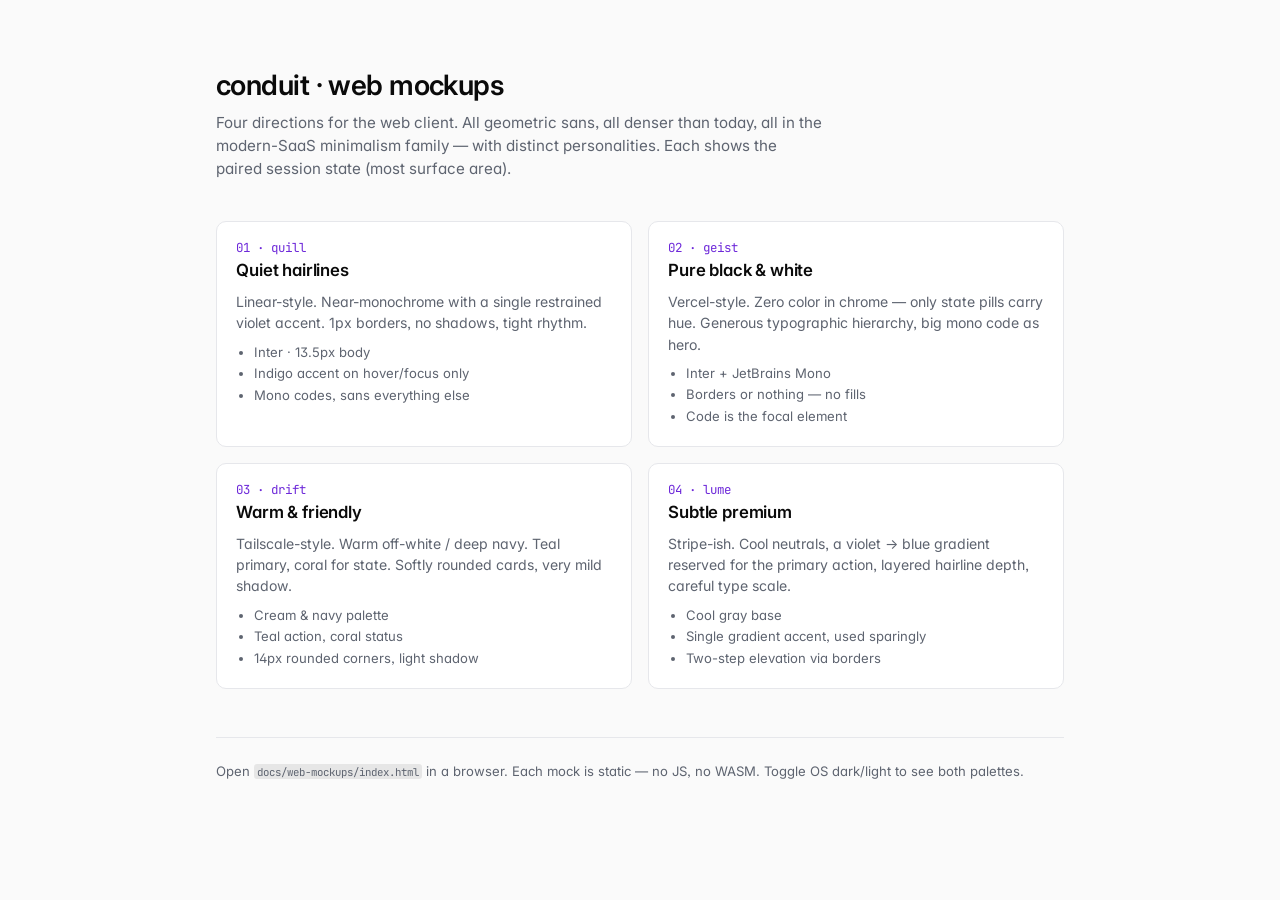
<file: docs/web-mockups/index.html>
<!DOCTYPE html>
<html lang="en">
  <head>
    <meta charset="utf-8" />
    <meta name="viewport" content="width=device-width, initial-scale=1" />
    <title>conduit — web mockups</title>
    <link rel="preconnect" href="https://fonts.googleapis.com" />
    <link rel="preconnect" href="https://fonts.gstatic.com" crossorigin />
    <link
      href="https://fonts.googleapis.com/css2?family=Inter:wght@400;500;600;700&family=JetBrains+Mono:wght@400;500&display=swap"
      rel="stylesheet"
    />
    <style>
      :root {
        color-scheme: light dark;
        --bg: #0a0a0a;
        --fg: #ededed;
        --muted: #8a8f98;
        --border: #1f1f24;
        --panel: #111114;
        --accent: #a78bfa;
      }
      @media (prefers-color-scheme: light) {
        :root {
          --bg: #fafafa;
          --fg: #0a0a0a;
          --muted: #5e6470;
          --border: #e6e7eb;
          --panel: #ffffff;
          --accent: #6d28d9;
        }
      }
      * { box-sizing: border-box; }
      html, body { margin: 0; }
      body {
        background: var(--bg);
        color: var(--fg);
        font-family: 'Inter', system-ui, -apple-system, sans-serif;
        font-feature-settings: 'cv11', 'ss01', 'ss03';
        line-height: 1.5;
        min-height: 100vh;
      }
      .wrap {
        max-width: 56rem;
        margin: 0 auto;
        padding: 4rem 1.5rem 6rem;
      }
      h1 {
        margin: 0 0 0.4rem;
        font-size: 1.75rem;
        font-weight: 600;
        letter-spacing: -0.02em;
      }
      .lede {
        margin: 0 0 2.5rem;
        color: var(--muted);
        font-size: 0.95rem;
        max-width: 38rem;
      }
      .grid {
        display: grid;
        grid-template-columns: repeat(2, 1fr);
        gap: 1rem;
      }
      @media (max-width: 640px) { .grid { grid-template-columns: 1fr; } }
      .card {
        display: block;
        text-decoration: none;
        color: inherit;
        background: var(--panel);
        border: 1px solid var(--border);
        border-radius: 10px;
        padding: 1.1rem 1.2rem;
        transition: border-color 0.12s, transform 0.12s;
      }
      .card:hover {
        border-color: var(--accent);
        transform: translateY(-1px);
      }
      .card h2 {
        margin: 0 0 0.2rem;
        font-size: 1.05rem;
        font-weight: 600;
        letter-spacing: -0.01em;
      }
      .card .name {
        color: var(--accent);
        font-family: 'JetBrains Mono', ui-monospace, monospace;
        font-size: 0.78rem;
        text-transform: lowercase;
      }
      .card p {
        margin: 0.5rem 0 0;
        color: var(--muted);
        font-size: 0.88rem;
      }
      .card ul {
        margin: 0.6rem 0 0;
        padding-left: 1.1rem;
        color: var(--muted);
        font-size: 0.82rem;
      }
      .card li { margin: 0.1rem 0; }
      .meta {
        margin-top: 3rem;
        padding-top: 1.5rem;
        border-top: 1px solid var(--border);
        font-size: 0.82rem;
        color: var(--muted);
      }
      code {
        font-family: 'JetBrains Mono', ui-monospace, monospace;
        font-size: 0.82em;
        padding: 0.05em 0.3em;
        background: color-mix(in srgb, var(--fg) 8%, transparent);
        border-radius: 3px;
      }
    </style>
  </head>
  <body>
    <div class="wrap">
      <h1>conduit · web mockups</h1>
      <p class="lede">
        Four directions for the web client. All geometric sans, all denser than
        today, all in the modern-SaaS minimalism family — with distinct
        personalities. Each shows the paired session state (most surface area).
      </p>

      <div class="grid">
        <a class="card" href="quill.html">
          <div class="name">01 · quill</div>
          <h2>Quiet hairlines</h2>
          <p>Linear-style. Near-monochrome with a single restrained violet accent. 1px borders, no shadows, tight rhythm.</p>
          <ul>
            <li>Inter · 13.5px body</li>
            <li>Indigo accent on hover/focus only</li>
            <li>Mono codes, sans everything else</li>
          </ul>
        </a>

        <a class="card" href="geist.html">
          <div class="name">02 · geist</div>
          <h2>Pure black &amp; white</h2>
          <p>Vercel-style. Zero color in chrome — only state pills carry hue. Generous typographic hierarchy, big mono code as hero.</p>
          <ul>
            <li>Inter + JetBrains Mono</li>
            <li>Borders or nothing — no fills</li>
            <li>Code is the focal element</li>
          </ul>
        </a>

        <a class="card" href="drift.html">
          <div class="name">03 · drift</div>
          <h2>Warm &amp; friendly</h2>
          <p>Tailscale-style. Warm off-white / deep navy. Teal primary, coral for state. Softly rounded cards, very mild shadow.</p>
          <ul>
            <li>Cream &amp; navy palette</li>
            <li>Teal action, coral status</li>
            <li>14px rounded corners, light shadow</li>
          </ul>
        </a>

        <a class="card" href="lume.html">
          <div class="name">04 · lume</div>
          <h2>Subtle premium</h2>
          <p>Stripe-ish. Cool neutrals, a violet → blue gradient reserved for the primary action, layered hairline depth, careful type scale.</p>
          <ul>
            <li>Cool gray base</li>
            <li>Single gradient accent, used sparingly</li>
            <li>Two-step elevation via borders</li>
          </ul>
        </a>
      </div>

      <p class="meta">
        Open <code>docs/web-mockups/index.html</code> in a browser. Each mock is
        static — no JS, no WASM. Toggle OS dark/light to see both palettes.
      </p>
    </div>
  </body>
</html>
</file>
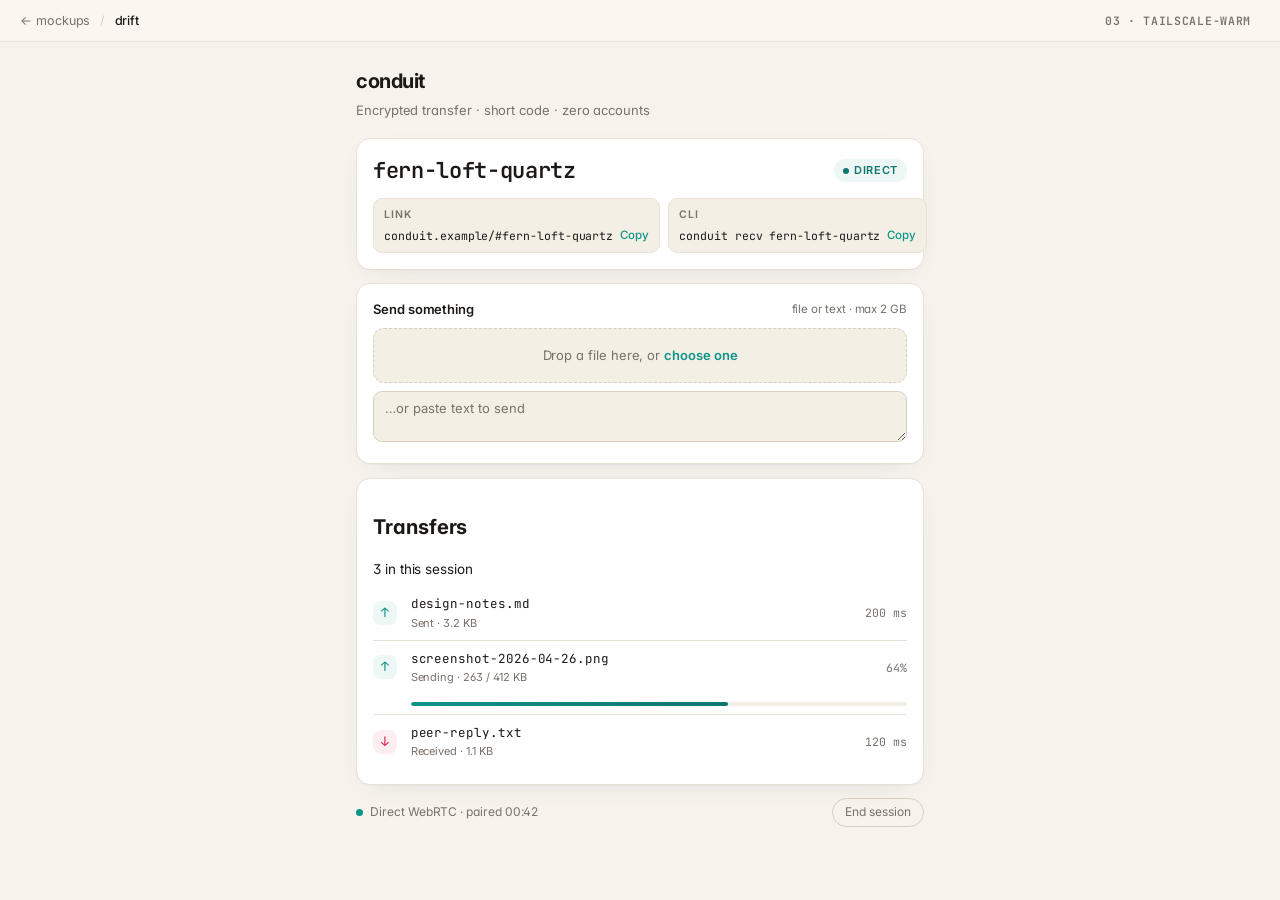
<file: docs/web-mockups/drift.html>
<!DOCTYPE html>
<html lang="en">
  <head>
    <meta charset="utf-8" />
    <meta name="viewport" content="width=device-width, initial-scale=1" />
    <title>conduit — drift</title>
    <link rel="preconnect" href="https://fonts.googleapis.com" />
    <link rel="preconnect" href="https://fonts.gstatic.com" crossorigin />
    <link
      href="https://fonts.googleapis.com/css2?family=Inter:wght@400;500;600;700&family=JetBrains+Mono:wght@400;500&display=swap"
      rel="stylesheet"
    />
    <style>
      :root {
        color-scheme: light dark;
        --bg: #0e1422;
        --bg-soft: #131a2b;
        --fg: #e8ecf3;
        --muted: #8089a3;
        --border: #1f2740;
        --border-strong: #2a3454;
        --panel: #161d31;
        --inset: #0e1422;
        --accent: #4fd1c5;
        --accent-strong: #2dd4bf;
        --accent-bg: rgba(45, 212, 191, 0.12);
        --coral: #fb7185;
        --warn: #fbbf24;
        --ok: #4ade80;
        --shadow: 0 1px 0 rgba(0,0,0,0.25), 0 8px 24px -10px rgba(0,0,0,0.5);
      }
      @media (prefers-color-scheme: light) {
        :root {
          --bg: #f7f3ec;
          --bg-soft: #fbf7f0;
          --fg: #1c1917;
          --muted: #78716c;
          --border: #e7e1d6;
          --border-strong: #d6cfbf;
          --panel: #ffffff;
          --inset: #f4efe5;
          --accent: #0d9488;
          --accent-strong: #0f766e;
          --accent-bg: rgba(13, 148, 136, 0.08);
          --coral: #e11d48;
          --warn: #b45309;
          --ok: #059669;
          --shadow: 0 1px 0 rgba(0,0,0,0.02), 0 8px 28px -16px rgba(20,40,60,0.18);
        }
      }
      * { box-sizing: border-box; }
      html, body { margin: 0; }
      body {
        background: var(--bg);
        color: var(--fg);
        font-family: 'Inter', system-ui, -apple-system, sans-serif;
        font-feature-settings: 'cv11', 'ss01';
        font-size: 13.5px;
        line-height: 1.55;
        letter-spacing: -0.005em;
        min-height: 100vh;
      }

      .topbar {
        background: var(--bg-soft);
        border-bottom: 1px solid var(--border);
        padding: 0.55rem 1.25rem;
        display: flex;
        align-items: center;
        gap: 0.6rem;
        font-size: 12.5px;
      }
      .topbar a { color: var(--muted); text-decoration: none; }
      .topbar a:hover { color: var(--fg); }
      .topbar .crumb { color: var(--fg); font-weight: 500; }
      .topbar .sep { color: var(--border-strong); }
      .topbar .pill {
        margin-left: auto;
        font-family: 'JetBrains Mono', monospace;
        font-size: 11.5px;
        color: var(--muted);
      }

      .header {
        max-width: 38rem;
        margin: 0 auto;
        padding: 1.5rem 1.25rem 0.6rem;
      }
      .header h1 {
        margin: 0;
        font-size: 20px;
        font-weight: 700;
        letter-spacing: -0.025em;
      }
      .header .desc {
        margin: 0.15rem 0 0;
        color: var(--muted);
        font-size: 13px;
      }

      main {
        max-width: 38rem;
        margin: 0 auto;
        padding: 0.5rem 1.25rem 4rem;
        display: flex;
        flex-direction: column;
        gap: 0.85rem;
      }

      .card {
        background: var(--panel);
        border: 1px solid var(--border);
        border-radius: 14px;
        padding: 0.95rem 1rem;
        box-shadow: var(--shadow);
      }

      .session-card {
        display: flex;
        flex-direction: column;
        gap: 0.65rem;
      }
      .session-row1 {
        display: flex;
        align-items: center;
        justify-content: space-between;
      }
      .session-code {
        font-family: 'JetBrains Mono', monospace;
        font-size: 22px;
        font-weight: 600;
        letter-spacing: -0.015em;
        color: var(--fg);
      }
      .pill {
        display: inline-flex;
        align-items: center;
        gap: 5px;
        font-size: 11px;
        font-weight: 600;
        text-transform: uppercase;
        letter-spacing: 0.06em;
        padding: 3px 9px;
        border-radius: 999px;
      }
      .pill.direct {
        color: var(--accent-strong);
        background: var(--accent-bg);
      }
      .pill .ind {
        width: 6px; height: 6px; border-radius: 999px; background: currentColor;
      }

      .share-grid {
        display: grid;
        grid-template-columns: 1fr 1fr;
        gap: 0.5rem;
      }
      @media (max-width: 540px) { .share-grid { grid-template-columns: 1fr; } }
      .share-tile {
        background: var(--inset);
        border: 1px solid var(--border);
        border-radius: 9px;
        padding: 0.5rem 0.65rem;
        display: flex;
        flex-direction: column;
        gap: 0.2rem;
      }
      .share-tile .label {
        font-size: 10.5px;
        text-transform: uppercase;
        letter-spacing: 0.07em;
        color: var(--muted);
        font-weight: 600;
      }
      .share-tile .row {
        display: flex;
        align-items: center;
        gap: 0.4rem;
      }
      .share-tile code {
        flex: 1 1 auto;
        font-family: 'JetBrains Mono', monospace;
        font-size: 11.5px;
        color: var(--fg);
        white-space: nowrap;
        overflow: hidden;
        text-overflow: ellipsis;
      }
      .share-tile .copy {
        flex: 0 0 auto;
        background: transparent;
        border: 0;
        color: var(--accent);
        font: inherit;
        font-size: 11.5px;
        font-weight: 500;
        cursor: pointer;
        padding: 0;
      }
      .share-tile .copy:hover { color: var(--accent-strong); }

      .send-card .head-row {
        display: flex;
        align-items: center;
        justify-content: space-between;
        margin-bottom: 0.55rem;
      }
      .send-card h2 {
        margin: 0;
        font-size: 13px;
        font-weight: 600;
      }
      .send-card .hint {
        font-size: 11.5px;
        color: var(--muted);
      }
      .dropzone {
        border: 1.5px dashed var(--border-strong);
        border-radius: 11px;
        padding: 1rem;
        text-align: center;
        font-size: 13px;
        color: var(--muted);
        background: var(--inset);
        cursor: pointer;
        transition: all 0.15s;
      }
      .dropzone:hover {
        border-color: var(--accent);
        background: var(--accent-bg);
        color: var(--fg);
      }
      .dropzone .pick {
        color: var(--accent);
        font-weight: 600;
      }
      .paste {
        margin-top: 0.5rem;
        width: 100%;
        background: var(--inset);
        border: 1px solid var(--border-strong);
        border-radius: 9px;
        color: var(--fg);
        font-family: inherit;
        font-size: 13px;
        padding: 0.55rem 0.7rem;
        resize: vertical;
        min-height: 2.5rem;
      }
      .paste:focus {
        outline: none;
        border-color: var(--accent);
        box-shadow: 0 0 0 3px var(--accent-bg);
      }
      .paste::placeholder { color: var(--muted); }

      .xfer {
        display: grid;
        grid-template-columns: 28px 1fr auto;
        align-items: center;
        gap: 0.6rem;
        padding: 0.5rem 0;
      }
      .xfer + .xfer { border-top: 1px solid var(--border); }
      .xfer .icon {
        width: 24px; height: 24px;
        border-radius: 8px;
        display: grid; place-items: center;
        font-family: 'JetBrains Mono', monospace;
        font-size: 13px;
        font-weight: 600;
        background: var(--accent-bg);
        color: var(--accent);
      }
      .xfer.recv .icon {
        background: rgba(251, 113, 133, 0.12);
        color: var(--coral);
      }
      .xfer .name {
        font-family: 'JetBrains Mono', monospace;
        font-size: 12.5px;
        color: var(--fg);
        overflow: hidden;
        text-overflow: ellipsis;
        white-space: nowrap;
      }
      .xfer .sub {
        font-size: 11px;
        color: var(--muted);
        margin-top: 1px;
      }
      .xfer .meta {
        font-family: 'JetBrains Mono', monospace;
        font-size: 11.5px;
        color: var(--muted);
      }
      .xfer .progress {
        grid-column: 2 / 4;
        margin-top: 0.4rem;
        height: 4px;
        background: var(--inset);
        border-radius: 999px;
        overflow: hidden;
      }
      .xfer .progress .bar {
        height: 100%;
        background: linear-gradient(90deg, var(--accent), var(--accent-strong));
        border-radius: 999px;
      }

      .footer-row {
        display: flex;
        justify-content: space-between;
        align-items: center;
        font-size: 12px;
        color: var(--muted);
      }
      .footer-row .left {
        display: inline-flex;
        align-items: center;
        gap: 0.45rem;
      }
      .footer-row .dot {
        width: 7px; height: 7px;
        border-radius: 999px;
        background: var(--accent);
      }
      .end {
        background: transparent;
        border: 1px solid var(--border-strong);
        color: var(--muted);
        border-radius: 999px;
        padding: 4px 12px;
        font: inherit;
        font-size: 12px;
        cursor: pointer;
      }
      .end:hover { color: var(--coral); border-color: var(--coral); }
    </style>
  </head>
  <body>
    <div class="topbar">
      <a href="index.html">← mockups</a>
      <span class="sep">/</span>
      <span class="crumb">drift</span>
      <span class="pill">03 · tailscale-warm</span>
    </div>

    <div class="header">
      <h1>conduit</h1>
      <p class="desc">Encrypted transfer · short code · zero accounts</p>
    </div>

    <main>
      <div class="card session-card">
        <div class="session-row1">
          <span class="session-code">fern-loft-quartz</span>
          <span class="pill direct"><span class="ind"></span>Direct</span>
        </div>
        <div class="share-grid">
          <div class="share-tile">
            <span class="label">Link</span>
            <div class="row">
              <code>conduit.example/#fern-loft-quartz</code>
              <button class="copy">Copy</button>
            </div>
          </div>
          <div class="share-tile">
            <span class="label">CLI</span>
            <div class="row">
              <code>conduit recv fern-loft-quartz</code>
              <button class="copy">Copy</button>
            </div>
          </div>
        </div>
      </div>

      <div class="card send-card">
        <div class="head-row">
          <h2>Send something</h2>
          <span class="hint">file or text · max 2 GB</span>
        </div>
        <div class="dropzone">
          Drop a file here, or <span class="pick">choose one</span>
        </div>
        <textarea class="paste" placeholder="…or paste text to send"></textarea>
      </div>

      <div class="card">
        <div class="head-row" style="margin-bottom: 0.4rem">
          <h2>Transfers</h2>
          <span class="hint">3 in this session</span>
        </div>
        <div class="xfer">
          <div class="icon">↑</div>
          <div>
            <div class="name">design-notes.md</div>
            <div class="sub">Sent · 3.2 KB</div>
          </div>
          <span class="meta">200 ms</span>
        </div>
        <div class="xfer">
          <div class="icon">↑</div>
          <div>
            <div class="name">screenshot-2026-04-26.png</div>
            <div class="sub">Sending · 263 / 412 KB</div>
          </div>
          <span class="meta">64%</span>
          <div class="progress"><div class="bar" style="width: 64%"></div></div>
        </div>
        <div class="xfer recv">
          <div class="icon">↓</div>
          <div>
            <div class="name">peer-reply.txt</div>
            <div class="sub">Received · 1.1 KB</div>
          </div>
          <span class="meta">120 ms</span>
        </div>
      </div>

      <div class="footer-row">
        <span class="left"><span class="dot"></span>Direct WebRTC · paired 00:42</span>
        <button class="end">End session</button>
      </div>
    </main>
  </body>
</html>
</file>
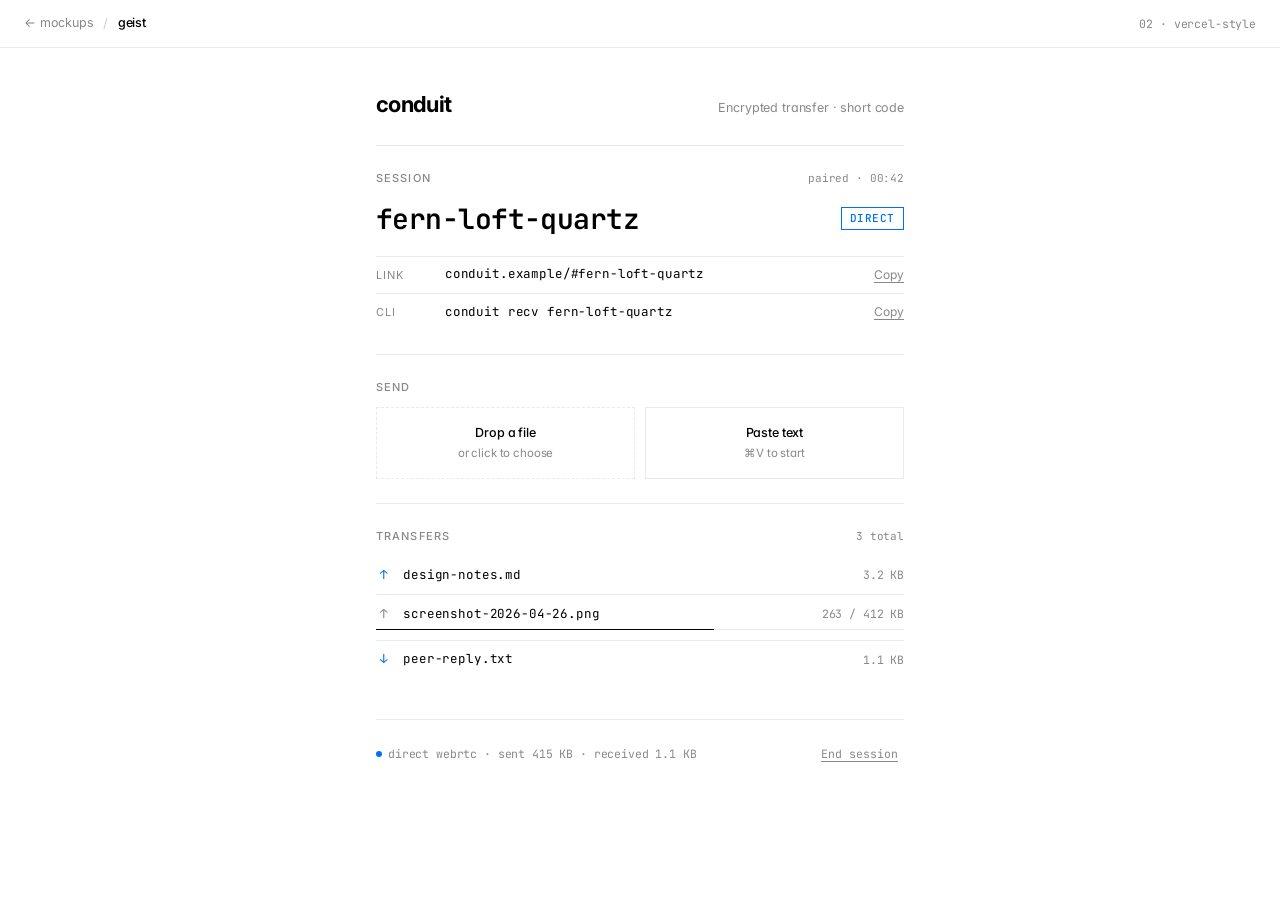
<file: docs/web-mockups/geist.html>
<!DOCTYPE html>
<html lang="en">
  <head>
    <meta charset="utf-8" />
    <meta name="viewport" content="width=device-width, initial-scale=1" />
    <title>conduit — geist</title>
    <link rel="preconnect" href="https://fonts.googleapis.com" />
    <link rel="preconnect" href="https://fonts.gstatic.com" crossorigin />
    <link
      href="https://fonts.googleapis.com/css2?family=Inter:wght@400;500;600;700&family=JetBrains+Mono:wght@400;500;600&display=swap"
      rel="stylesheet"
    />
    <style>
      :root {
        color-scheme: light dark;
        --bg: #000;
        --fg: #fff;
        --muted: #888;
        --dim: #444;
        --border: #1a1a1a;
        --border-strong: #333;
        --inset: #0a0a0a;
        --ok: #50e3c2;
        --warn: #f5a623;
        --err: #ff5a5f;
      }
      @media (prefers-color-scheme: light) {
        :root {
          --bg: #fff;
          --fg: #000;
          --muted: #888;
          --dim: #ccc;
          --border: #eaeaea;
          --border-strong: #d4d4d4;
          --inset: #fafafa;
          --ok: #0070f3;
          --warn: #f5a623;
          --err: #e00;
        }
      }
      * { box-sizing: border-box; }
      html, body { margin: 0; }
      body {
        background: var(--bg);
        color: var(--fg);
        font-family: 'Inter', system-ui, -apple-system, sans-serif;
        font-feature-settings: 'cv11';
        font-size: 13px;
        line-height: 1.5;
        letter-spacing: -0.011em;
        min-height: 100vh;
      }
      .mono {
        font-family: 'JetBrains Mono', ui-monospace, monospace;
      }

      .topbar {
        height: 48px;
        border-bottom: 1px solid var(--border);
        display: flex;
        align-items: center;
        padding: 0 1.5rem;
        gap: 0.6rem;
      }
      .topbar a { color: var(--muted); text-decoration: none; font-size: 12.5px; }
      .topbar a:hover { color: var(--fg); }
      .topbar .sep { color: var(--dim); }
      .topbar .crumb { font-weight: 500; color: var(--fg); font-size: 12.5px; }
      .topbar .pill {
        margin-left: auto;
        font-size: 11.5px;
        color: var(--muted);
      }

      .wrap {
        max-width: 36rem;
        margin: 0 auto;
        padding: 2.5rem 1.5rem 5rem;
      }

      .head {
        display: flex;
        align-items: baseline;
        justify-content: space-between;
        padding-bottom: 1.5rem;
        border-bottom: 1px solid var(--border);
        margin-bottom: 1.5rem;
      }
      .head h1 {
        margin: 0;
        font-size: 22px;
        font-weight: 700;
        letter-spacing: -0.03em;
      }
      .head .desc {
        margin: 0;
        color: var(--muted);
        font-size: 12.5px;
      }

      .section {
        padding: 0 0 1.5rem;
      }
      .section + .section {
        padding-top: 1.5rem;
        border-top: 1px solid var(--border);
      }
      .section-label {
        display: flex;
        align-items: baseline;
        justify-content: space-between;
        margin-bottom: 0.7rem;
      }
      .section-label .label {
        font-size: 11px;
        font-weight: 500;
        text-transform: uppercase;
        letter-spacing: 0.1em;
        color: var(--muted);
      }
      .section-label .meta {
        font-family: 'JetBrains Mono', monospace;
        font-size: 11px;
        color: var(--muted);
      }

      .hero {
        display: flex;
        align-items: center;
        justify-content: space-between;
        gap: 1rem;
      }
      .hero code {
        font-family: 'JetBrains Mono', monospace;
        font-size: 28px;
        font-weight: 600;
        letter-spacing: -0.02em;
      }
      .hero .pill {
        font-family: 'JetBrains Mono', monospace;
        font-size: 11px;
        font-weight: 500;
        padding: 2px 8px;
        text-transform: uppercase;
        letter-spacing: 0.05em;
        border: 1px solid currentColor;
      }
      .hero .pill.direct { color: var(--ok); }
      .hero .pill.relayed { color: var(--warn); }

      .share-row {
        display: grid;
        grid-template-columns: 56px 1fr auto;
        align-items: center;
        gap: 0.8rem;
        padding: 0.55rem 0;
        border-top: 1px solid var(--border);
      }
      .share-row:first-of-type { border-top: 1px solid var(--border); }
      .share-row .label {
        font-size: 11px;
        text-transform: uppercase;
        letter-spacing: 0.08em;
        color: var(--muted);
      }
      .share-row code {
        font-family: 'JetBrains Mono', monospace;
        font-size: 12.5px;
        overflow: hidden;
        text-overflow: ellipsis;
        white-space: nowrap;
      }
      .share-row .copy {
        background: transparent;
        border: 0;
        padding: 0;
        color: var(--muted);
        font: inherit;
        font-size: 12px;
        cursor: pointer;
        text-decoration: underline;
        text-underline-offset: 3px;
      }
      .share-row .copy:hover { color: var(--fg); }

      .send-grid {
        display: grid;
        grid-template-columns: 1fr 1fr;
        gap: 0.6rem;
      }
      @media (max-width: 540px) { .send-grid { grid-template-columns: 1fr; } }
      .send-tile {
        border: 1px solid var(--border);
        padding: 1rem 0.85rem;
        text-align: center;
        cursor: pointer;
        transition: border-color 0.12s;
      }
      .send-tile:hover { border-color: var(--fg); }
      .send-tile .tile-title {
        font-size: 12.5px;
        font-weight: 500;
        margin: 0 0 0.15rem;
      }
      .send-tile .tile-sub {
        font-size: 11.5px;
        color: var(--muted);
        margin: 0;
      }
      .send-tile.drop { border-style: dashed; }

      .xfer-row {
        display: grid;
        grid-template-columns: 16px 1fr auto;
        align-items: center;
        column-gap: 0.7rem;
        padding: 0.6rem 0;
        font-size: 13px;
      }
      .xfer-row + .xfer-row { border-top: 1px solid var(--border); }
      .xfer-row .arrow {
        font-family: 'JetBrains Mono', monospace;
        font-size: 12.5px;
        color: var(--muted);
        text-align: center;
      }
      .xfer-row.ok .arrow { color: var(--ok); }
      .xfer-row .name {
        font-family: 'JetBrains Mono', monospace;
        font-size: 12.5px;
        overflow: hidden;
        text-overflow: ellipsis;
        white-space: nowrap;
      }
      .xfer-row .meta {
        font-family: 'JetBrains Mono', monospace;
        font-size: 11.5px;
        color: var(--muted);
      }
      .xfer-row .progress {
        grid-column: 1 / 4;
        margin-top: 0.35rem;
        height: 1px;
        background: var(--border);
      }
      .xfer-row .progress .bar {
        height: 1px;
        background: var(--fg);
      }

      .footer-row {
        display: flex;
        justify-content: space-between;
        align-items: center;
        padding-top: 1.5rem;
        margin-top: 1rem;
        border-top: 1px solid var(--border);
        font-family: 'JetBrains Mono', monospace;
        font-size: 11.5px;
        color: var(--muted);
      }
      .footer-row .end {
        background: transparent;
        border: 0;
        color: var(--muted);
        font: inherit;
        font-family: inherit;
        font-size: 11.5px;
        cursor: pointer;
        text-decoration: underline;
        text-underline-offset: 3px;
      }
      .footer-row .end:hover { color: var(--err); }
      .dot {
        display: inline-block;
        width: 6px; height: 6px;
        border-radius: 999px;
        background: var(--ok);
        margin-right: 6px;
        vertical-align: 1px;
      }
    </style>
  </head>
  <body>
    <div class="topbar">
      <a href="index.html">← mockups</a>
      <span class="sep">/</span>
      <span class="crumb">geist</span>
      <span class="pill mono">02 · vercel-style</span>
    </div>

    <div class="wrap">
      <div class="head">
        <h1>conduit</h1>
        <p class="desc">Encrypted transfer · short code</p>
      </div>

      <div class="section">
        <div class="section-label">
          <span class="label">Session</span>
          <span class="meta">paired · 00:42</span>
        </div>
        <div class="hero">
          <code>fern-loft-quartz</code>
          <span class="pill direct">Direct</span>
        </div>
        <div style="margin-top: 1rem">
          <div class="share-row">
            <span class="label">Link</span>
            <code>conduit.example/#fern-loft-quartz</code>
            <button class="copy">Copy</button>
          </div>
          <div class="share-row">
            <span class="label">CLI</span>
            <code>conduit recv fern-loft-quartz</code>
            <button class="copy">Copy</button>
          </div>
        </div>
      </div>

      <div class="section">
        <div class="section-label">
          <span class="label">Send</span>
        </div>
        <div class="send-grid">
          <div class="send-tile drop">
            <p class="tile-title">Drop a file</p>
            <p class="tile-sub">or click to choose</p>
          </div>
          <div class="send-tile">
            <p class="tile-title">Paste text</p>
            <p class="tile-sub">⌘V to start</p>
          </div>
        </div>
      </div>

      <div class="section">
        <div class="section-label">
          <span class="label">Transfers</span>
          <span class="meta">3 total</span>
        </div>
        <div class="xfer-row ok">
          <span class="arrow">↑</span>
          <span class="name">design-notes.md</span>
          <span class="meta">3.2 KB</span>
        </div>
        <div class="xfer-row">
          <span class="arrow">↑</span>
          <span class="name">screenshot-2026-04-26.png</span>
          <span class="meta">263 / 412 KB</span>
          <div class="progress"><div class="bar" style="width: 64%"></div></div>
        </div>
        <div class="xfer-row ok">
          <span class="arrow">↓</span>
          <span class="name">peer-reply.txt</span>
          <span class="meta">1.1 KB</span>
        </div>
      </div>

      <div class="footer-row">
        <span><span class="dot"></span>direct webrtc · sent 415 KB · received 1.1 KB</span>
        <button class="end">End session</button>
      </div>
    </div>
  </body>
</html>
</file>
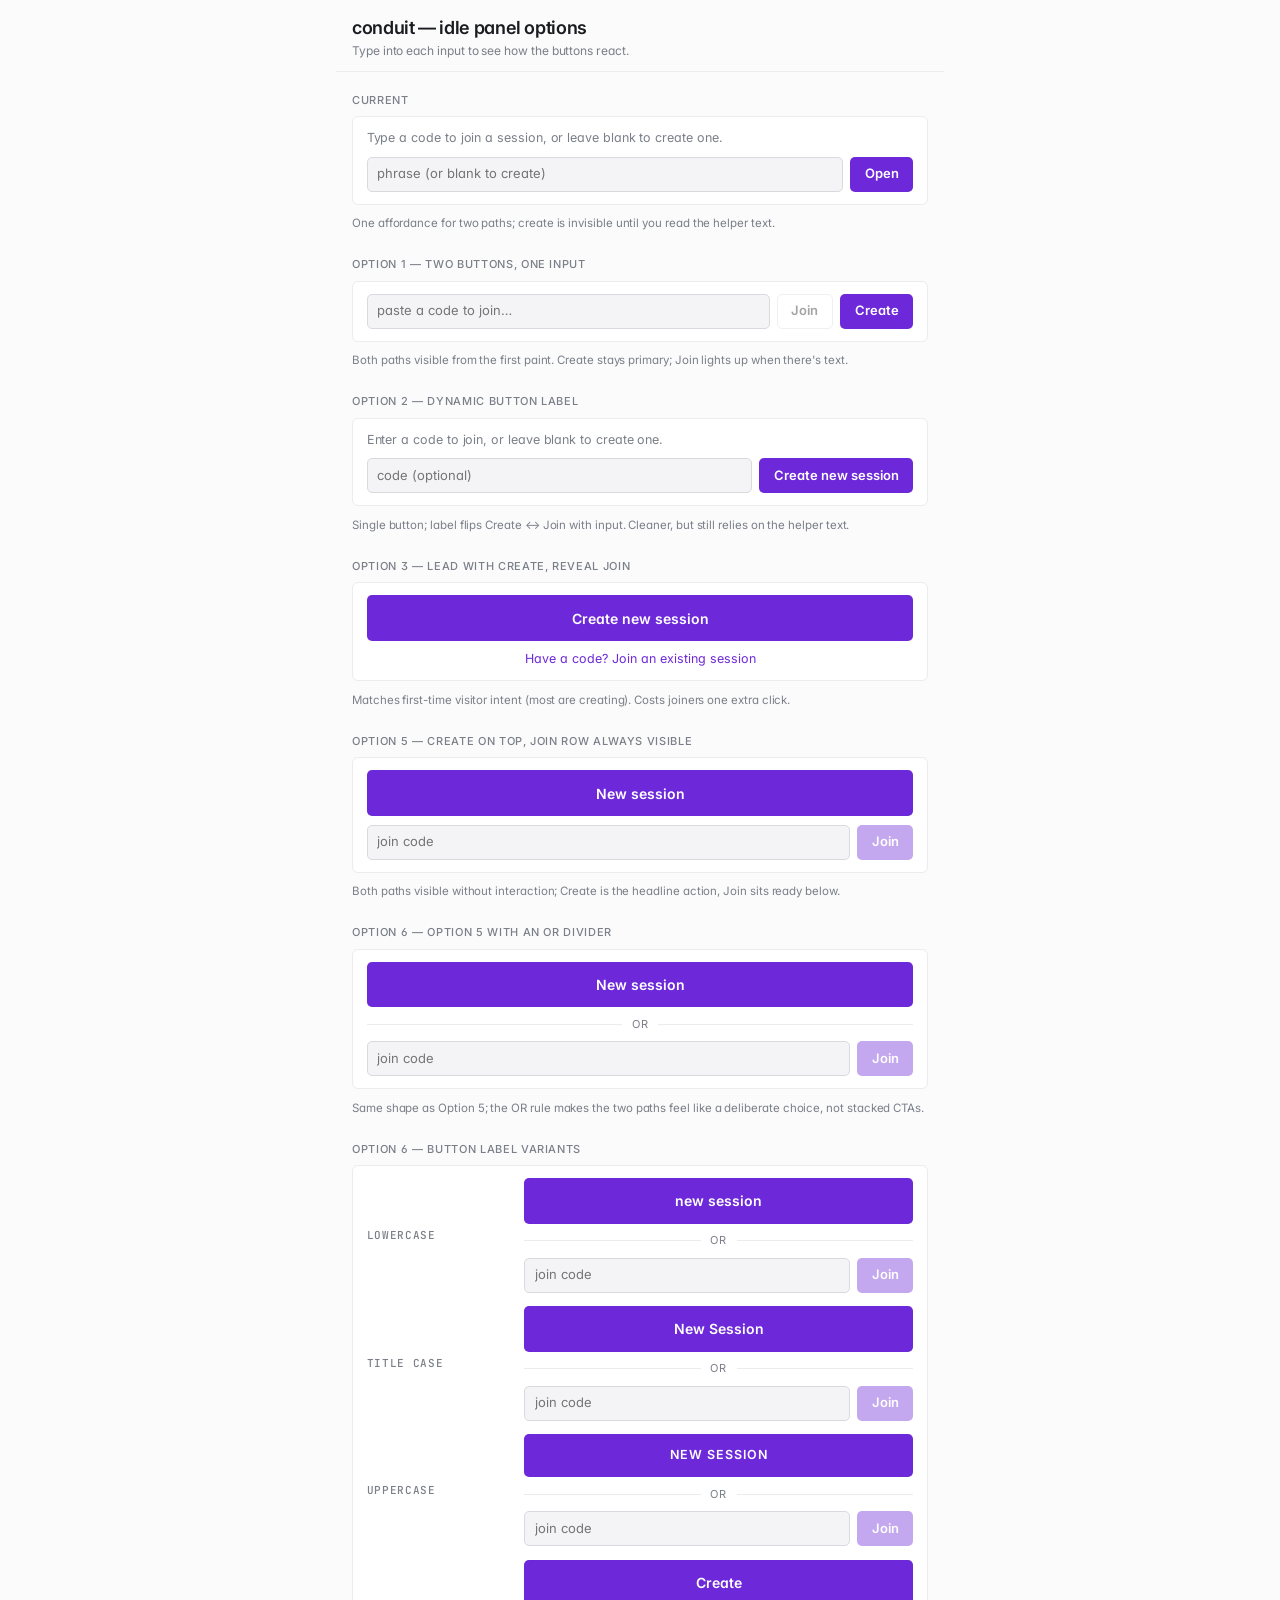
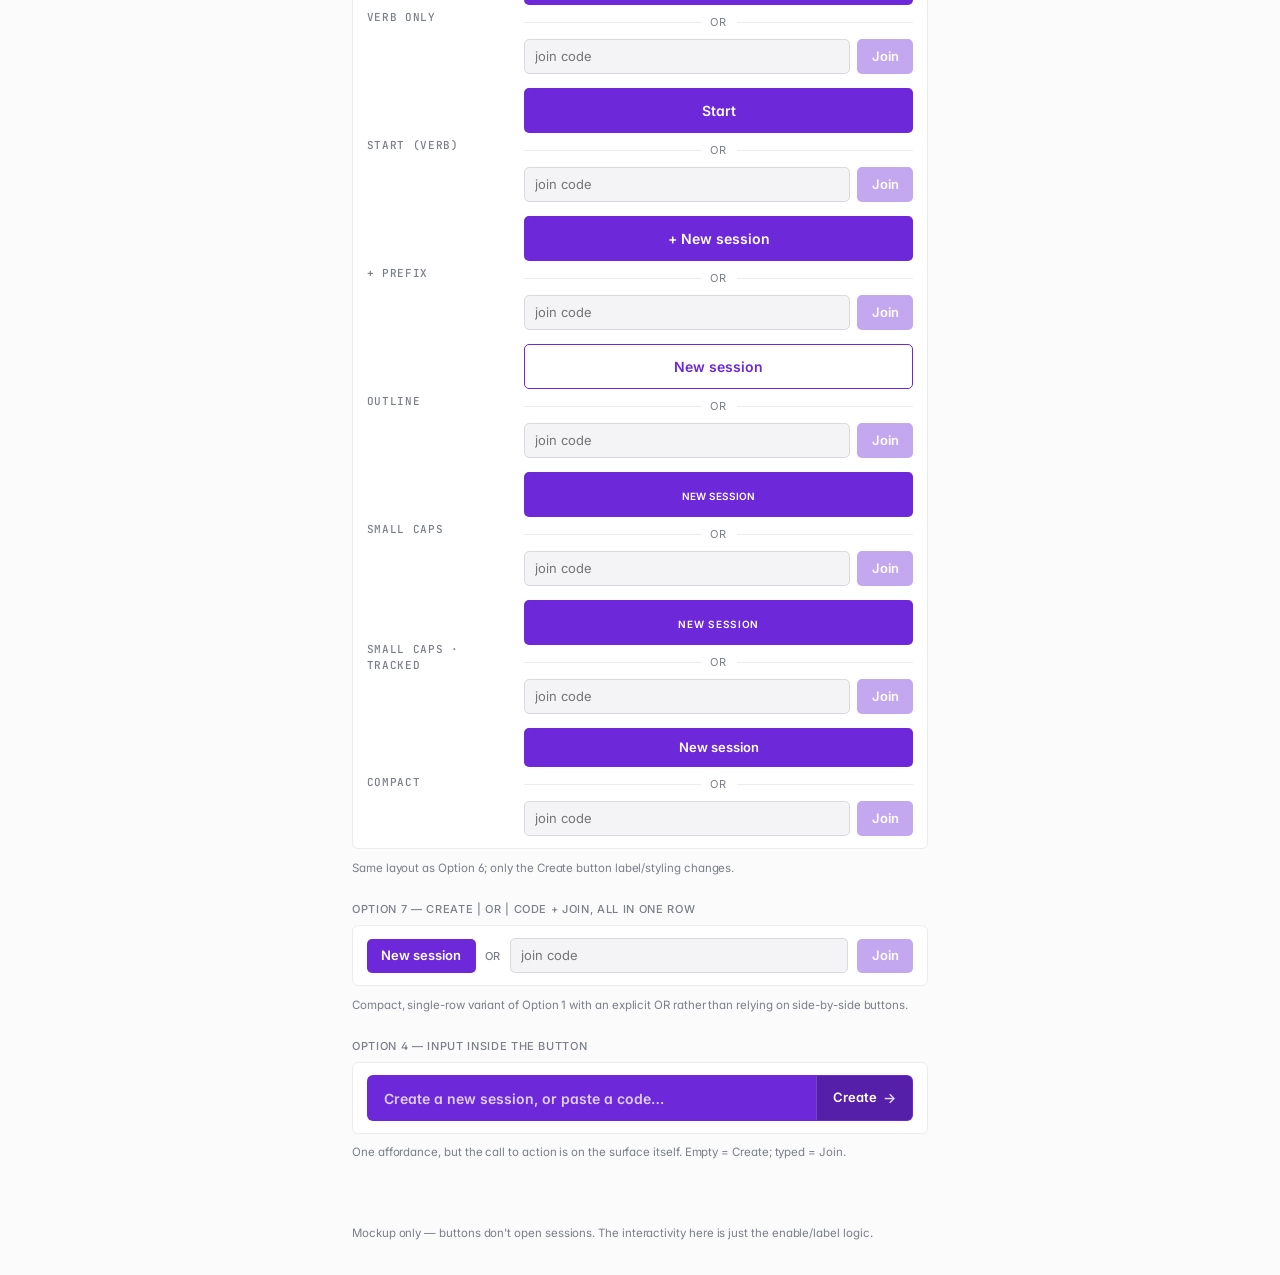
<file: docs/web-mockups/idle-options.html>
<!DOCTYPE html>
<html lang="en">
  <head>
    <meta charset="utf-8" />
    <meta name="viewport" content="width=device-width, initial-scale=1" />
    <title>conduit — idle panel options</title>
    <link rel="preconnect" href="https://fonts.googleapis.com" />
    <link rel="preconnect" href="https://fonts.gstatic.com" crossorigin />
    <link
      href="https://fonts.googleapis.com/css2?family=Inter:wght@400;500;600&family=JetBrains+Mono:wght@400;500&display=swap"
      rel="stylesheet"
    />
    <style>
      :root {
        color-scheme: light dark;
        --bg: #08090b;
        --fg: #ededed;
        --muted: #6e7178;
        --border: #1c1d22;
        --border-strong: #292a30;
        --panel: #0f1014;
        --inset: #0b0c10;
        --accent: #a78bfa;
        --accent-bg: rgba(167, 139, 250, 0.1);
        font-family:
          "Inter", ui-sans-serif, system-ui, -apple-system, "Segoe UI", Roboto,
          Helvetica, Arial, sans-serif;
        font-feature-settings: "cv11", "ss01";
      }

      @media (prefers-color-scheme: light) {
        :root {
          --bg: #fbfbfc;
          --fg: #1a1c20;
          --muted: #7a7f88;
          --border: #ececef;
          --border-strong: #d8dadf;
          --panel: #ffffff;
          --inset: #f4f4f6;
          --accent: #6d28d9;
          --accent-bg: rgba(109, 40, 217, 0.08);
        }
      }

      * { box-sizing: border-box; }

      body {
        margin: 0;
        min-height: 100vh;
        background: var(--bg);
        color: var(--fg);
        font-size: 13.5px;
        line-height: 1.5;
        letter-spacing: -0.005em;
      }

      .top {
        border-bottom: 1px solid var(--border);
        padding: 0.85rem 1rem 0.65rem;
        max-width: 38rem;
        margin: 0 auto;
      }

      .top h1 {
        margin: 0;
        font-weight: 600;
        font-size: 18px;
        letter-spacing: -0.02em;
      }

      .tagline {
        margin: 0.1rem 0 0;
        color: var(--muted);
        font-size: 12px;
      }

      main {
        max-width: 38rem;
        margin: 0 auto;
        padding: 1.25rem 1rem 4rem;
        display: flex;
        flex-direction: column;
        gap: 1.5rem;
      }

      .option {
        display: flex;
        flex-direction: column;
        gap: 0.5rem;
      }

      .option-label {
        font-size: 11px;
        color: var(--muted);
        text-transform: uppercase;
        letter-spacing: 0.06em;
        font-weight: 500;
        margin: 0;
      }

      .option-note {
        font-size: 11.5px;
        color: var(--muted);
        margin: 0.15rem 0 0;
      }

      .panel {
        background: var(--panel);
        border: 1px solid var(--border);
        border-radius: 6px;
        padding: 0.75rem 0.85rem;
      }

      .instructions {
        margin: 0 0 0.55rem;
        color: var(--muted);
        font-size: 12.5px;
      }

      input[type="text"] {
        width: 100%;
        padding: 0.42rem 0.6rem;
        border-radius: 5px;
        border: 1px solid var(--border-strong);
        background: var(--inset);
        color: var(--fg);
        font: inherit;
        font-size: 13px;
      }

      input[type="text"]:focus {
        outline: none;
        border-color: var(--accent);
      }

      .open-row {
        display: flex;
        gap: 0.45rem;
      }

      .open-row input[type="text"] {
        flex: 1 1 auto;
        min-width: 0;
      }

      .btn-primary,
      .btn-secondary {
        flex: 0 0 auto;
        padding: 0.4rem 0.85rem;
        border-radius: 5px;
        font: inherit;
        font-weight: 600;
        font-size: 13px;
        cursor: pointer;
        white-space: nowrap;
      }

      .btn-primary {
        border: 1px solid transparent;
        background: var(--accent);
        color: #fff;
      }

      .btn-primary:hover:not(:disabled) {
        filter: brightness(1.08);
      }

      .btn-primary:disabled,
      .btn-secondary:disabled {
        opacity: 0.4;
        cursor: not-allowed;
      }

      .btn-secondary {
        border: 1px solid var(--border-strong);
        background: transparent;
        color: var(--fg);
      }

      .btn-secondary:hover:not(:disabled) {
        border-color: var(--accent);
        color: var(--accent);
      }

      /* Option 3 specifics */
      .create-block {
        display: flex;
        flex-direction: column;
        align-items: stretch;
        gap: 0.55rem;
      }

      .create-big {
        width: 100%;
        padding: 0.7rem 1rem;
        border-radius: 5px;
        border: 1px solid transparent;
        background: var(--accent);
        color: #fff;
        font: inherit;
        font-weight: 600;
        font-size: 14px;
        cursor: pointer;
      }

      .create-big:hover { filter: brightness(1.08); }

      .divider {
        display: flex;
        align-items: center;
        gap: 0.6rem;
        color: var(--muted);
        font-size: 11px;
        text-transform: uppercase;
        letter-spacing: 0.08em;
      }

      .divider::before,
      .divider::after {
        content: "";
        flex: 1 1 auto;
        height: 1px;
        background: var(--border);
      }

      .join-toggle {
        background: none;
        border: 0;
        padding: 0;
        color: var(--accent);
        font: inherit;
        font-size: 12.5px;
        cursor: pointer;
        align-self: center;
      }

      .join-toggle:hover { text-decoration: underline; }

      .join-revealed {
        display: none;
        margin-top: 0.55rem;
      }

      .join-revealed.open { display: flex; }

      /* Option 4: input inside the button */
      .composite {
        display: flex;
        align-items: stretch;
        background: var(--accent);
        border-radius: 6px;
        overflow: hidden;
        border: 1px solid transparent;
        transition: filter 0.12s, box-shadow 0.12s;
      }

      .composite:focus-within {
        box-shadow: 0 0 0 3px var(--accent-bg);
      }

      .composite input {
        flex: 1 1 auto;
        min-width: 0;
        background: transparent;
        border: 0;
        color: #fff;
        padding: 0.7rem 1rem;
        font: inherit;
        font-size: 14px;
        font-weight: 500;
      }

      .composite input::placeholder {
        color: rgba(255, 255, 255, 0.78);
        font-weight: 600;
      }

      .composite input:focus { outline: none; }

      .composite-go {
        flex: 0 0 auto;
        background: rgba(0, 0, 0, 0.22);
        border: 0;
        border-left: 1px solid rgba(255, 255, 255, 0.18);
        color: #fff;
        padding: 0 1rem;
        font: inherit;
        font-weight: 600;
        font-size: 13px;
        cursor: pointer;
        display: inline-flex;
        align-items: center;
        gap: 0.4rem;
      }

      .composite-go:hover { background: rgba(0, 0, 0, 0.32); }

      .composite-go .arrow {
        font-size: 14px;
        line-height: 1;
        opacity: 0.85;
      }

      /* Option 7: horizontal create | OR | input | Join */
      .row-or {
        display: flex;
        align-items: center;
        gap: 0.55rem;
      }

      .row-or .create-side {
        flex: 0 0 auto;
        padding: 0.4rem 0.85rem;
        border-radius: 5px;
        border: 1px solid transparent;
        background: var(--accent);
        color: #fff;
        font: inherit;
        font-weight: 600;
        font-size: 13px;
        cursor: pointer;
        white-space: nowrap;
      }

      .row-or .create-side:hover { filter: brightness(1.08); }

      .or-inline {
        flex: 0 0 auto;
        font-size: 11px;
        color: var(--muted);
        text-transform: uppercase;
        letter-spacing: 0.08em;
        font-weight: 500;
      }

      .row-or input[type="text"] { flex: 1 1 auto; min-width: 0; }

      /* Option 6 label variants */
      .variants {
        display: flex;
        flex-direction: column;
        gap: 0.85rem;
      }

      .variant-row {
        display: grid;
        grid-template-columns: 9rem 1fr;
        align-items: center;
        gap: 0.85rem;
      }

      .variant-tag {
        font-size: 11px;
        color: var(--muted);
        text-transform: uppercase;
        letter-spacing: 0.06em;
        font-weight: 500;
        font-family: "JetBrains Mono", ui-monospace, monospace;
      }

      .create-big.lower { text-transform: lowercase; }
      .create-big.upper {
        text-transform: uppercase;
        letter-spacing: 0.08em;
        font-size: 12.5px;
      }
      .create-big.title-case { /* identity; we just write the text differently */ }
      .create-big.compact {
        font-size: 13px;
        padding: 0.55rem 1rem;
      }
      .create-big.outline {
        background: transparent;
        color: var(--accent);
        border: 1px solid var(--accent);
      }
      .create-big.outline:hover {
        background: var(--accent-bg);
        filter: none;
      }
      .create-big.smcp {
        font-variant-caps: all-small-caps;
        font-feature-settings: "smcp", "c2sc";
      }
      .create-big.smcp-tracked {
        font-variant-caps: all-small-caps;
        font-feature-settings: "smcp", "c2sc";
        letter-spacing: 0.05em;
      }

      .legend {
        max-width: 38rem;
        margin: 0 auto;
        padding: 0 1rem 2rem;
        font-size: 11.5px;
        color: var(--muted);
      }
    </style>
  </head>
  <body>
    <header class="top">
      <h1>conduit — idle panel options</h1>
      <p class="tagline">Type into each input to see how the buttons react.</p>
    </header>

    <main>
      <!-- Option 0: current, for reference -->
      <section class="option">
        <p class="option-label">Current</p>
        <div class="panel">
          <p class="instructions">
            Type a code to join a session, or leave blank to create one.
          </p>
          <form class="open-row" onsubmit="event.preventDefault()">
            <input
              type="text"
              placeholder="phrase (or blank to create)"
              autocomplete="off"
              spellcheck="false"
              aria-label="Session phrase"
            />
            <button type="submit" class="btn-primary">Open</button>
          </form>
        </div>
        <p class="option-note">
          One affordance for two paths; create is invisible until you read the helper text.
        </p>
      </section>

      <!-- Option 1: two buttons, one input -->
      <section class="option">
        <p class="option-label">Option 1 — Two buttons, one input</p>
        <div class="panel">
          <form class="open-row" onsubmit="event.preventDefault()" data-opt="1">
            <input
              type="text"
              placeholder="paste a code to join…"
              autocomplete="off"
              spellcheck="false"
              aria-label="Session phrase"
            />
            <button type="button" class="btn-secondary" data-role="join" disabled>Join</button>
            <button type="submit" class="btn-primary" data-role="create">Create</button>
          </form>
        </div>
        <p class="option-note">
          Both paths visible from the first paint. Create stays primary; Join lights up when there's text.
        </p>
      </section>

      <!-- Option 2: dynamic button -->
      <section class="option">
        <p class="option-label">Option 2 — Dynamic button label</p>
        <div class="panel">
          <p class="instructions">
            Enter a code to join, or leave blank to create one.
          </p>
          <form class="open-row" onsubmit="event.preventDefault()" data-opt="2">
            <input
              type="text"
              placeholder="code (optional)"
              autocomplete="off"
              spellcheck="false"
              aria-label="Session phrase"
            />
            <button type="submit" class="btn-primary" data-role="dynamic">
              Create new session
            </button>
          </form>
        </div>
        <p class="option-note">
          Single button; label flips Create ↔ Join with input. Cleaner, but still relies on the helper text.
        </p>
      </section>

      <!-- Option 3: lead with create, reveal join -->
      <section class="option">
        <p class="option-label">Option 3 — Lead with Create, reveal Join</p>
        <div class="panel">
          <div class="create-block">
            <button type="button" class="create-big">Create new session</button>
            <button type="button" class="join-toggle" data-role="reveal">
              Have a code? Join an existing session
            </button>
            <form class="open-row join-revealed" onsubmit="event.preventDefault()" data-opt="3">
              <input
                type="text"
                placeholder="paste your code"
                autocomplete="off"
                spellcheck="false"
                aria-label="Session phrase"
              />
              <button type="submit" class="btn-primary" data-role="join" disabled>Join</button>
            </form>
          </div>
        </div>
        <p class="option-note">
          Matches first-time visitor intent (most are creating). Costs joiners one extra click.
        </p>
      </section>
      <!-- Option 5: create on top, join row always visible below -->
      <section class="option">
        <p class="option-label">Option 5 — Create on top, join row always visible</p>
        <div class="panel">
          <div class="create-block">
            <button type="button" class="create-big">New session</button>
            <form class="open-row" onsubmit="event.preventDefault()" data-opt="5">
              <input
                type="text"
                placeholder="join code"
                autocomplete="off"
                spellcheck="false"
                aria-label="Session phrase"
              />
              <button type="submit" class="btn-primary" data-role="join" disabled>Join</button>
            </form>
          </div>
        </div>
        <p class="option-note">
          Both paths visible without interaction; Create is the headline action, Join sits ready below.
        </p>
      </section>

      <!-- Option 6: option 5 with an OR divider between create and join -->
      <section class="option">
        <p class="option-label">Option 6 — Option 5 with an OR divider</p>
        <div class="panel">
          <div class="create-block">
            <button type="button" class="create-big">New session</button>
            <div class="divider">or</div>
            <form class="open-row" onsubmit="event.preventDefault()" data-opt="6">
              <input
                type="text"
                placeholder="join code"
                autocomplete="off"
                spellcheck="false"
                aria-label="Session phrase"
              />
              <button type="submit" class="btn-primary" data-role="join" disabled>Join</button>
            </form>
          </div>
        </div>
        <p class="option-note">
          Same shape as Option 5; the OR rule makes the two paths feel like a deliberate choice, not stacked CTAs.
        </p>
      </section>

      <!-- Option 6 label variants -->
      <section class="option">
        <p class="option-label">Option 6 — button label variants</p>
        <div class="panel variants">
          <!-- A: lowercase -->
          <div class="variant-row">
            <span class="variant-tag">lowercase</span>
            <div class="create-block">
              <button type="button" class="create-big lower">new session</button>
              <div class="divider">or</div>
              <form class="open-row" onsubmit="event.preventDefault()" data-opt="6a">
                <input type="text" placeholder="join code" autocomplete="off" spellcheck="false" aria-label="Session phrase" />
                <button type="submit" class="btn-primary" data-role="join" disabled>Join</button>
              </form>
            </div>
          </div>

          <!-- B: title case -->
          <div class="variant-row">
            <span class="variant-tag">Title Case</span>
            <div class="create-block">
              <button type="button" class="create-big title-case">New Session</button>
              <div class="divider">or</div>
              <form class="open-row" onsubmit="event.preventDefault()" data-opt="6b">
                <input type="text" placeholder="join code" autocomplete="off" spellcheck="false" aria-label="Session phrase" />
                <button type="submit" class="btn-primary" data-role="join" disabled>Join</button>
              </form>
            </div>
          </div>

          <!-- C: uppercase, tracked -->
          <div class="variant-row">
            <span class="variant-tag">UPPERCASE</span>
            <div class="create-block">
              <button type="button" class="create-big upper">New Session</button>
              <div class="divider">or</div>
              <form class="open-row" onsubmit="event.preventDefault()" data-opt="6c">
                <input type="text" placeholder="join code" autocomplete="off" spellcheck="false" aria-label="Session phrase" />
                <button type="submit" class="btn-primary" data-role="join" disabled>Join</button>
              </form>
            </div>
          </div>

          <!-- D: verb only -->
          <div class="variant-row">
            <span class="variant-tag">verb only</span>
            <div class="create-block">
              <button type="button" class="create-big">Create</button>
              <div class="divider">or</div>
              <form class="open-row" onsubmit="event.preventDefault()" data-opt="6d">
                <input type="text" placeholder="join code" autocomplete="off" spellcheck="false" aria-label="Session phrase" />
                <button type="submit" class="btn-primary" data-role="join" disabled>Join</button>
              </form>
            </div>
          </div>

          <!-- E: verb only, alt -->
          <div class="variant-row">
            <span class="variant-tag">start (verb)</span>
            <div class="create-block">
              <button type="button" class="create-big">Start</button>
              <div class="divider">or</div>
              <form class="open-row" onsubmit="event.preventDefault()" data-opt="6e">
                <input type="text" placeholder="join code" autocomplete="off" spellcheck="false" aria-label="Session phrase" />
                <button type="submit" class="btn-primary" data-role="join" disabled>Join</button>
              </form>
            </div>
          </div>

          <!-- F: with leading + -->
          <div class="variant-row">
            <span class="variant-tag">+ prefix</span>
            <div class="create-block">
              <button type="button" class="create-big">+ New session</button>
              <div class="divider">or</div>
              <form class="open-row" onsubmit="event.preventDefault()" data-opt="6f">
                <input type="text" placeholder="join code" autocomplete="off" spellcheck="false" aria-label="Session phrase" />
                <button type="submit" class="btn-primary" data-role="join" disabled>Join</button>
              </form>
            </div>
          </div>

          <!-- G: outline / secondary weight -->
          <div class="variant-row">
            <span class="variant-tag">outline</span>
            <div class="create-block">
              <button type="button" class="create-big outline">New session</button>
              <div class="divider">or</div>
              <form class="open-row" onsubmit="event.preventDefault()" data-opt="6g">
                <input type="text" placeholder="join code" autocomplete="off" spellcheck="false" aria-label="Session phrase" />
                <button type="submit" class="btn-primary" data-role="join" disabled>Join</button>
              </form>
            </div>
          </div>

          <!-- I: small caps -->
          <div class="variant-row">
            <span class="variant-tag">small caps</span>
            <div class="create-block">
              <button type="button" class="create-big smcp">New session</button>
              <div class="divider">or</div>
              <form class="open-row" onsubmit="event.preventDefault()" data-opt="6i">
                <input type="text" placeholder="join code" autocomplete="off" spellcheck="false" aria-label="Session phrase" />
                <button type="submit" class="btn-primary" data-role="join" disabled>Join</button>
              </form>
            </div>
          </div>

          <!-- J: small caps, tracked -->
          <div class="variant-row">
            <span class="variant-tag">small caps · tracked</span>
            <div class="create-block">
              <button type="button" class="create-big smcp-tracked">New session</button>
              <div class="divider">or</div>
              <form class="open-row" onsubmit="event.preventDefault()" data-opt="6j">
                <input type="text" placeholder="join code" autocomplete="off" spellcheck="false" aria-label="Session phrase" />
                <button type="submit" class="btn-primary" data-role="join" disabled>Join</button>
              </form>
            </div>
          </div>

          <!-- H: compact size -->
          <div class="variant-row">
            <span class="variant-tag">compact</span>
            <div class="create-block">
              <button type="button" class="create-big compact">New session</button>
              <div class="divider">or</div>
              <form class="open-row" onsubmit="event.preventDefault()" data-opt="6h">
                <input type="text" placeholder="join code" autocomplete="off" spellcheck="false" aria-label="Session phrase" />
                <button type="submit" class="btn-primary" data-role="join" disabled>Join</button>
              </form>
            </div>
          </div>
        </div>
        <p class="option-note">
          Same layout as Option 6; only the Create button label/styling changes.
        </p>
      </section>

      <!-- Option 7: option 1 reordered, with OR between Create and the join input -->
      <section class="option">
        <p class="option-label">Option 7 — Create | OR | code + Join, all in one row</p>
        <div class="panel">
          <form class="row-or" onsubmit="event.preventDefault()" data-opt="7">
            <button type="button" class="create-side">New session</button>
            <span class="or-inline">or</span>
            <input
              type="text"
              placeholder="join code"
              autocomplete="off"
              spellcheck="false"
              aria-label="Session phrase"
            />
            <button type="submit" class="btn-primary" data-role="join" disabled>Join</button>
          </form>
        </div>
        <p class="option-note">
          Compact, single-row variant of Option 1 with an explicit OR rather than relying on side-by-side buttons.
        </p>
      </section>

      <!-- Option 4: input lives inside the button -->
      <section class="option">
        <p class="option-label">Option 4 — Input inside the button</p>
        <div class="panel">
          <form class="composite" onsubmit="event.preventDefault()" data-opt="4">
            <input
              type="text"
              placeholder="Create a new session, or paste a code…"
              autocomplete="off"
              spellcheck="false"
              aria-label="Session phrase"
            />
            <button type="submit" class="composite-go" data-role="go">
              <span data-role="label">Create</span>
              <span class="arrow" aria-hidden="true">→</span>
            </button>
          </form>
        </div>
        <p class="option-note">
          One affordance, but the call to action is on the surface itself. Empty = Create; typed = Join.
        </p>
      </section>
    </main>

    <p class="legend">
      Mockup only — buttons don't open sessions. The interactivity here is just the enable/label logic.
    </p>

    <script>
      // Option 1: enable Join when input has text; Create stays available always.
      (function () {
        const form = document.querySelector('[data-opt="1"]');
        if (!form) return;
        const input = form.querySelector("input");
        const join = form.querySelector('[data-role="join"]');
        input.addEventListener("input", () => {
          join.disabled = input.value.trim().length === 0;
        });
      })();

      // Option 2: dynamic label.
      (function () {
        const form = document.querySelector('[data-opt="2"]');
        if (!form) return;
        const input = form.querySelector("input");
        const btn = form.querySelector('[data-role="dynamic"]');
        input.addEventListener("input", () => {
          btn.textContent =
            input.value.trim().length === 0 ? "Create new session" : "Join session";
        });
      })();

      // Option 5: enable Join when input has text.
      (function () {
        const form = document.querySelector('[data-opt="5"]');
        if (!form) return;
        const input = form.querySelector("input");
        const join = form.querySelector('[data-role="join"]');
        input.addEventListener("input", () => {
          join.disabled = input.value.trim().length === 0;
        });
      })();

      // Options 6 and 7 (and 6a–6h variants): enable Join when input has text.
      ["6", "7", "6a", "6b", "6c", "6d", "6e", "6f", "6g", "6h", "6i", "6j"].forEach((n) => {
        const form = document.querySelector(`[data-opt="${n}"]`);
        if (!form) return;
        const input = form.querySelector("input");
        const join = form.querySelector('[data-role="join"]');
        input.addEventListener("input", () => {
          join.disabled = input.value.trim().length === 0;
        });
      });

      // Option 4: label flips Create ↔ Join based on input.
      (function () {
        const form = document.querySelector('[data-opt="4"]');
        if (!form) return;
        const input = form.querySelector("input");
        const label = form.querySelector('[data-role="label"]');
        input.addEventListener("input", () => {
          label.textContent =
            input.value.trim().length === 0 ? "Create" : "Join";
        });
      })();

      // Option 3: reveal join row, then enable Join when input has text.
      (function () {
        const form = document.querySelector('[data-opt="3"]');
        if (!form) return;
        const reveal = document.querySelector('[data-role="reveal"]');
        const input = form.querySelector("input");
        const join = form.querySelector('[data-role="join"]');
        reveal.addEventListener("click", () => {
          form.classList.add("open");
          input.focus();
        });
        input.addEventListener("input", () => {
          join.disabled = input.value.trim().length === 0;
        });
      })();
    </script>
  </body>
</html>
</file>
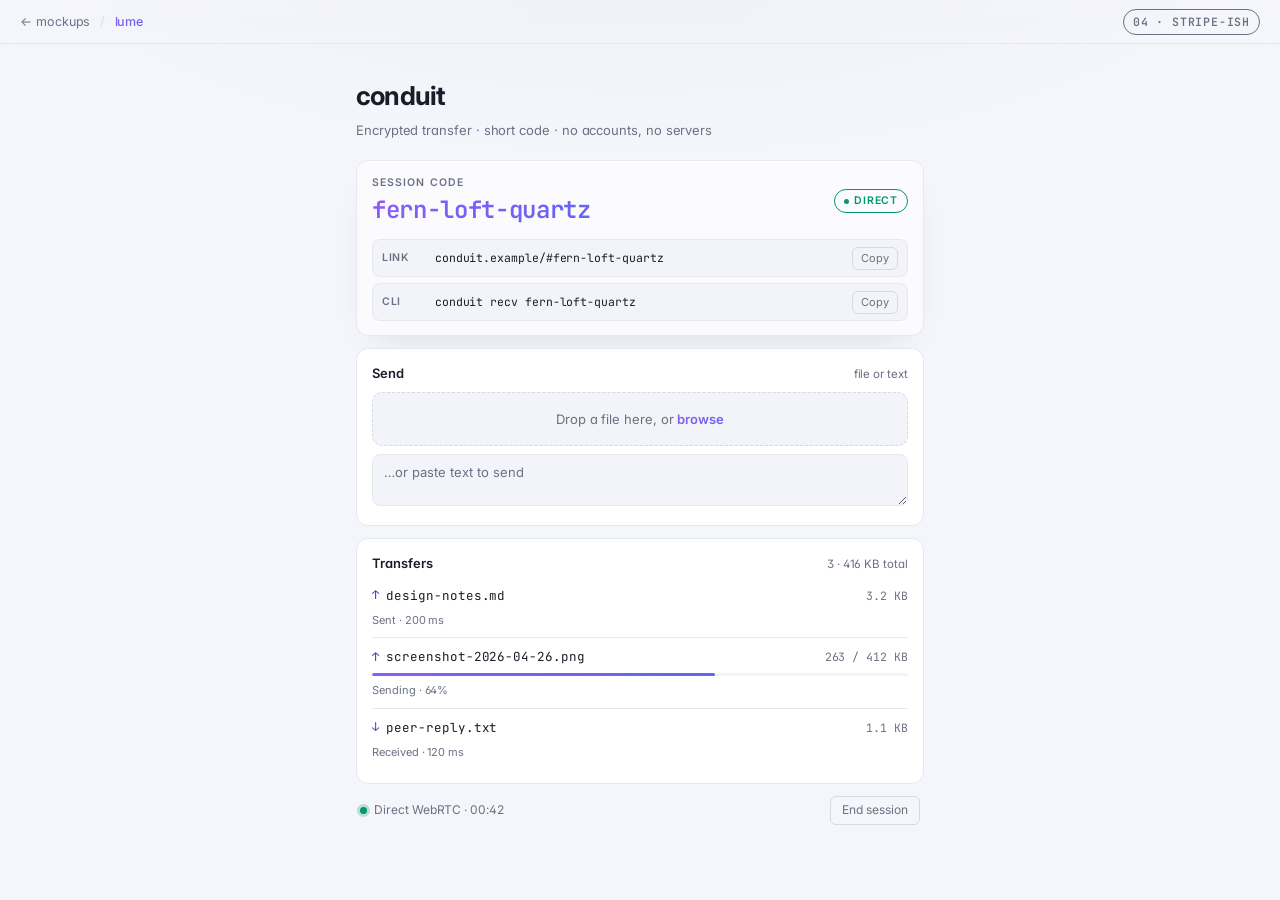
<file: docs/web-mockups/lume.html>
<!DOCTYPE html>
<html lang="en">
  <head>
    <meta charset="utf-8" />
    <meta name="viewport" content="width=device-width, initial-scale=1" />
    <title>conduit — lume</title>
    <link rel="preconnect" href="https://fonts.googleapis.com" />
    <link rel="preconnect" href="https://fonts.gstatic.com" crossorigin />
    <link
      href="https://fonts.googleapis.com/css2?family=Inter:wght@400;500;600;700&family=JetBrains+Mono:wght@400;500&display=swap"
      rel="stylesheet"
    />
    <style>
      :root {
        color-scheme: light dark;
        --bg: #0b0d14;
        --bg-grad: radial-gradient(1200px 600px at 50% -200px, #1a1d2e 0%, #0b0d14 60%);
        --fg: #e8eaf2;
        --muted: #7a7f95;
        --border: #1d1f2c;
        --border-strong: #2a2d3e;
        --panel: #11131c;
        --panel-2: #161824;
        --inset: #0d0f17;
        --accent: #8b5cf6;
        --accent-2: #6366f1;
        --accent-grad: linear-gradient(135deg, #8b5cf6 0%, #6366f1 100%);
        --ok: #34d399;
        --warn: #fbbf24;
        --err: #f87171;
        --ring: 0 0 0 3px rgba(139, 92, 246, 0.18);
      }
      @media (prefers-color-scheme: light) {
        :root {
          --bg: #f5f6fb;
          --bg-grad: radial-gradient(1200px 600px at 50% -200px, #ecedf5 0%, #f5f6fb 60%);
          --fg: #1a1d29;
          --muted: #6b7185;
          --border: #e6e8f0;
          --border-strong: #d6d9e6;
          --panel: #ffffff;
          --panel-2: #fbfbfe;
          --inset: #f3f4f9;
          --accent: #6d28d9;
          --accent-2: #4f46e5;
          --ok: #059669;
          --ring: 0 0 0 3px rgba(109, 40, 217, 0.14);
        }
      }
      * { box-sizing: border-box; }
      html, body { margin: 0; }
      body {
        background: var(--bg);
        background-image: var(--bg-grad);
        background-attachment: fixed;
        color: var(--fg);
        font-family: 'Inter', system-ui, -apple-system, sans-serif;
        font-feature-settings: 'cv11', 'ss01';
        font-size: 13.5px;
        line-height: 1.55;
        letter-spacing: -0.005em;
        min-height: 100vh;
      }

      .topbar {
        border-bottom: 1px solid var(--border);
        padding: 0.55rem 1.25rem;
        display: flex;
        align-items: center;
        gap: 0.6rem;
        font-size: 12.5px;
        backdrop-filter: blur(6px);
      }
      .topbar a { color: var(--muted); text-decoration: none; }
      .topbar a:hover { color: var(--fg); }
      .topbar .crumb {
        color: var(--fg);
        font-weight: 500;
        background: linear-gradient(135deg, #8b5cf6, #6366f1);
        -webkit-background-clip: text;
        background-clip: text;
        -webkit-text-fill-color: transparent;
      }
      .topbar .sep { color: var(--border-strong); }
      .topbar .pill {
        margin-left: auto;
        font-family: 'JetBrains Mono', monospace;
        font-size: 11.5px;
        color: var(--muted);
      }

      .header {
        max-width: 38rem;
        margin: 0 auto;
        padding: 2rem 1.25rem 0.75rem;
      }
      .header h1 {
        margin: 0;
        font-size: 26px;
        font-weight: 700;
        letter-spacing: -0.03em;
      }
      .header .desc {
        margin: 0.2rem 0 0;
        color: var(--muted);
        font-size: 13px;
      }

      main {
        max-width: 38rem;
        margin: 0 auto;
        padding: 0.5rem 1.25rem 4rem;
        display: flex;
        flex-direction: column;
        gap: 0.75rem;
      }

      .card {
        background: var(--panel);
        border: 1px solid var(--border);
        border-radius: 12px;
        padding: 0.85rem 0.95rem;
        position: relative;
      }
      .card.elev {
        background: var(--panel-2);
        box-shadow: 0 1px 0 rgba(255,255,255,0.03) inset, 0 12px 32px -16px rgba(0,0,0,0.4);
      }
      @media (prefers-color-scheme: light) {
        .card.elev {
          box-shadow: 0 1px 0 rgba(255,255,255,1) inset, 0 16px 36px -22px rgba(40,40,80,0.18);
        }
      }

      .session {
        display: flex;
        flex-direction: column;
        gap: 0.7rem;
      }
      .session-top {
        display: flex;
        align-items: center;
        justify-content: space-between;
      }
      .session-label {
        font-size: 10.5px;
        text-transform: uppercase;
        letter-spacing: 0.1em;
        color: var(--muted);
        font-weight: 600;
      }
      .session-code {
        font-family: 'JetBrains Mono', monospace;
        font-size: 24px;
        font-weight: 600;
        letter-spacing: -0.015em;
        background: var(--accent-grad);
        -webkit-background-clip: text;
        background-clip: text;
        -webkit-text-fill-color: transparent;
      }
      .pill {
        display: inline-flex;
        align-items: center;
        gap: 5px;
        font-size: 10.5px;
        font-weight: 600;
        text-transform: uppercase;
        letter-spacing: 0.07em;
        padding: 3px 9px;
        border-radius: 999px;
        border: 1px solid currentColor;
      }
      .pill.direct { color: var(--ok); }
      .pill.relayed { color: var(--warn); }
      .pill .ind {
        width: 5px; height: 5px; border-radius: 999px; background: currentColor;
      }

      .share-stack {
        display: flex;
        flex-direction: column;
        gap: 0.4rem;
      }
      .share-row {
        display: grid;
        grid-template-columns: 44px 1fr auto;
        align-items: center;
        gap: 0.55rem;
        background: var(--inset);
        border: 1px solid var(--border);
        border-radius: 8px;
        padding: 0.4rem 0.55rem;
      }
      .share-row .label {
        font-size: 10.5px;
        text-transform: uppercase;
        letter-spacing: 0.07em;
        color: var(--muted);
        font-weight: 600;
      }
      .share-row code {
        font-family: 'JetBrains Mono', monospace;
        font-size: 11.5px;
        color: var(--fg);
        white-space: nowrap;
        overflow: hidden;
        text-overflow: ellipsis;
      }
      .share-row .copy {
        background: transparent;
        border: 1px solid var(--border-strong);
        border-radius: 6px;
        color: var(--muted);
        font: inherit;
        font-size: 11px;
        padding: 2px 8px;
        cursor: pointer;
        transition: all 0.12s;
      }
      .share-row .copy:hover {
        color: var(--fg);
        border-color: var(--accent);
      }

      .send-head {
        display: flex;
        align-items: baseline;
        justify-content: space-between;
        margin-bottom: 0.55rem;
      }
      .send-head h2 {
        margin: 0;
        font-size: 13px;
        font-weight: 600;
      }
      .send-head .hint {
        font-size: 11.5px;
        color: var(--muted);
      }
      .dropzone {
        position: relative;
        border-radius: 10px;
        padding: 1rem;
        text-align: center;
        font-size: 13px;
        color: var(--muted);
        background: var(--inset);
        cursor: pointer;
        border: 1px dashed var(--border-strong);
        transition: all 0.15s;
      }
      .dropzone:hover {
        border-color: var(--accent);
        color: var(--fg);
      }
      .dropzone .pick {
        font-weight: 600;
        background: var(--accent-grad);
        -webkit-background-clip: text;
        background-clip: text;
        -webkit-text-fill-color: transparent;
      }
      .paste {
        margin-top: 0.5rem;
        width: 100%;
        background: var(--inset);
        border: 1px solid var(--border);
        border-radius: 8px;
        color: var(--fg);
        font-family: inherit;
        font-size: 13px;
        padding: 0.55rem 0.7rem;
        resize: vertical;
        min-height: 2.4rem;
      }
      .paste:focus {
        outline: none;
        border-color: var(--accent);
        box-shadow: var(--ring);
      }
      .paste::placeholder { color: var(--muted); }

      .xfer {
        display: grid;
        grid-template-columns: 1fr auto;
        column-gap: 0.7rem;
        row-gap: 0.4rem;
        padding: 0.55rem 0;
        align-items: center;
      }
      .xfer + .xfer { border-top: 1px solid var(--border); }
      .xfer .name-row {
        display: flex; align-items: center; gap: 0.45rem;
        min-width: 0;
      }
      .xfer .arrow {
        font-family: 'JetBrains Mono', monospace;
        font-size: 12px;
        font-weight: 600;
        color: var(--accent);
      }
      .xfer.recv .arrow { color: var(--accent-2); }
      .xfer .name {
        font-family: 'JetBrains Mono', monospace;
        font-size: 12.5px;
        color: var(--fg);
        overflow: hidden; text-overflow: ellipsis; white-space: nowrap;
      }
      .xfer .meta {
        font-family: 'JetBrains Mono', monospace;
        font-size: 11.5px;
        color: var(--muted);
        white-space: nowrap;
      }
      .xfer .progress {
        grid-column: 1 / 3;
        height: 3px;
        background: var(--inset);
        border-radius: 999px;
        overflow: hidden;
      }
      .xfer .progress .bar {
        height: 100%;
        background: var(--accent-grad);
        border-radius: 999px;
      }
      .xfer .sub {
        grid-column: 1 / 3;
        font-size: 11px;
        color: var(--muted);
      }

      .footer-row {
        display: flex;
        justify-content: space-between;
        align-items: center;
        font-size: 12px;
        color: var(--muted);
        padding: 0 0.25rem;
      }
      .footer-row .left {
        display: inline-flex; align-items: center; gap: 0.45rem;
      }
      .footer-row .dot {
        width: 7px; height: 7px;
        border-radius: 999px;
        background: var(--ok);
        box-shadow: 0 0 0 3px color-mix(in srgb, var(--ok) 25%, transparent);
      }
      .end {
        background: transparent;
        border: 1px solid var(--border-strong);
        color: var(--muted);
        border-radius: 6px;
        padding: 4px 11px;
        font: inherit;
        font-size: 12px;
        cursor: pointer;
        transition: all 0.12s;
      }
      .end:hover { color: var(--err); border-color: var(--err); }

      .primary-cta {
        display: inline-flex;
        align-items: center;
        gap: 6px;
        background: var(--accent-grad);
        color: white;
        border: 0;
        border-radius: 7px;
        padding: 6px 14px;
        font: inherit;
        font-size: 12.5px;
        font-weight: 600;
        cursor: pointer;
        box-shadow: 0 1px 0 rgba(255,255,255,0.18) inset, 0 6px 16px -8px rgba(99,102,241,0.55);
      }
      .primary-cta:hover { filter: brightness(1.07); }
    </style>
  </head>
  <body>
    <div class="topbar">
      <a href="index.html">← mockups</a>
      <span class="sep">/</span>
      <span class="crumb">lume</span>
      <span class="pill">04 · stripe-ish</span>
    </div>

    <div class="header">
      <h1>conduit</h1>
      <p class="desc">Encrypted transfer · short code · no accounts, no servers</p>
    </div>

    <main>
      <div class="card elev session">
        <div class="session-top">
          <div>
            <div class="session-label">Session code</div>
            <div class="session-code">fern-loft-quartz</div>
          </div>
          <span class="pill direct"><span class="ind"></span>Direct</span>
        </div>
        <div class="share-stack">
          <div class="share-row">
            <span class="label">Link</span>
            <code>conduit.example/#fern-loft-quartz</code>
            <button class="copy">Copy</button>
          </div>
          <div class="share-row">
            <span class="label">CLI</span>
            <code>conduit recv fern-loft-quartz</code>
            <button class="copy">Copy</button>
          </div>
        </div>
      </div>

      <div class="card">
        <div class="send-head">
          <h2>Send</h2>
          <span class="hint">file or text</span>
        </div>
        <div class="dropzone">
          Drop a file here, or <span class="pick">browse</span>
        </div>
        <textarea class="paste" placeholder="…or paste text to send"></textarea>
      </div>

      <div class="card">
        <div class="send-head" style="margin-bottom: 0.2rem">
          <h2>Transfers</h2>
          <span class="hint">3 · 416 KB total</span>
        </div>
        <div class="xfer">
          <div class="name-row">
            <span class="arrow">↑</span>
            <span class="name">design-notes.md</span>
          </div>
          <span class="meta">3.2 KB</span>
          <span class="sub">Sent · 200 ms</span>
        </div>
        <div class="xfer">
          <div class="name-row">
            <span class="arrow">↑</span>
            <span class="name">screenshot-2026-04-26.png</span>
          </div>
          <span class="meta">263 / 412 KB</span>
          <div class="progress"><div class="bar" style="width: 64%"></div></div>
          <span class="sub">Sending · 64%</span>
        </div>
        <div class="xfer recv">
          <div class="name-row">
            <span class="arrow">↓</span>
            <span class="name">peer-reply.txt</span>
          </div>
          <span class="meta">1.1 KB</span>
          <span class="sub">Received · 120 ms</span>
        </div>
      </div>

      <div class="footer-row">
        <span class="left"><span class="dot"></span>Direct WebRTC · 00:42</span>
        <button class="end">End session</button>
      </div>
    </main>
  </body>
</html>
</file>
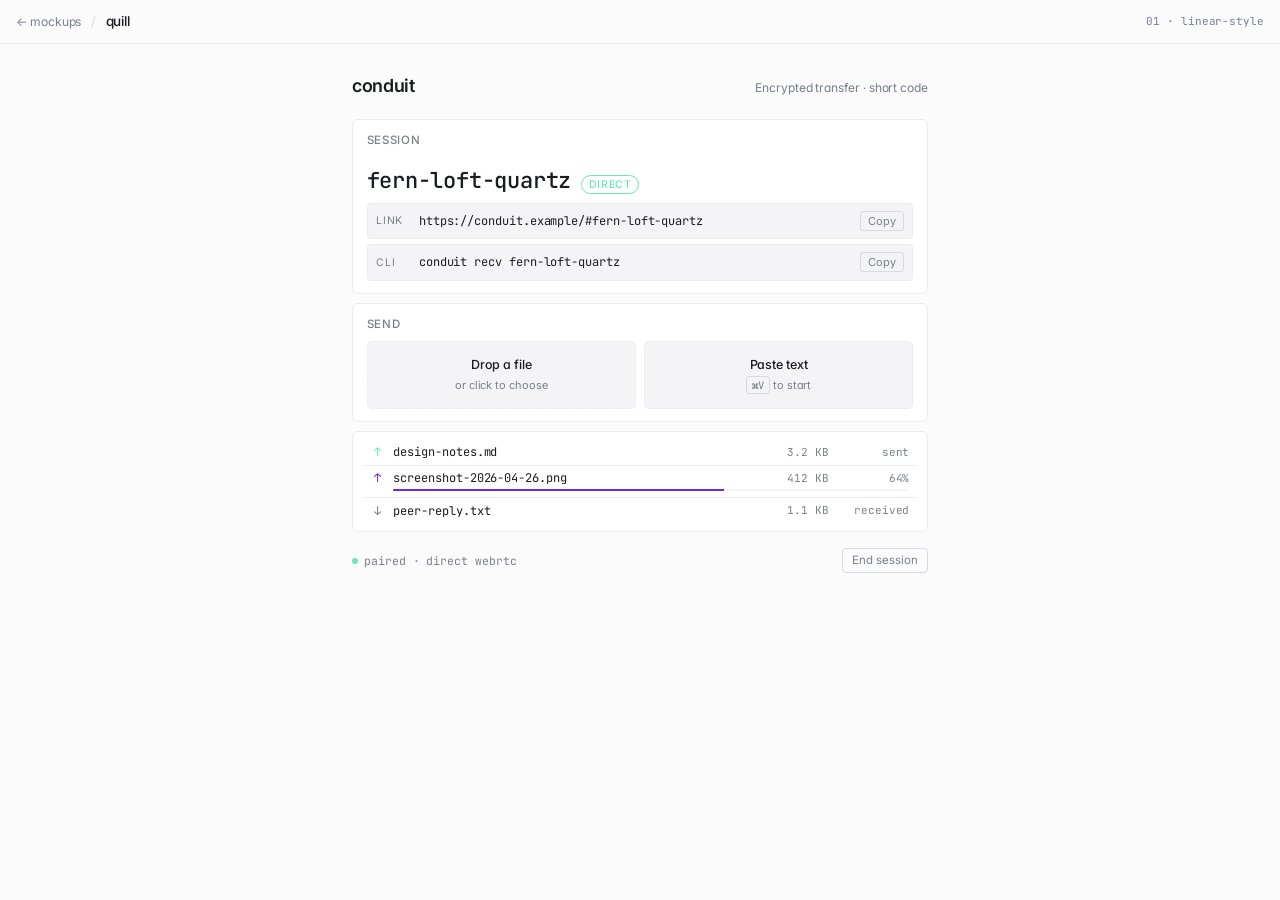
<file: docs/web-mockups/quill.html>
<!DOCTYPE html>
<html lang="en">
  <head>
    <meta charset="utf-8" />
    <meta name="viewport" content="width=device-width, initial-scale=1" />
    <title>conduit — quill</title>
    <link rel="preconnect" href="https://fonts.googleapis.com" />
    <link rel="preconnect" href="https://fonts.gstatic.com" crossorigin />
    <link
      href="https://fonts.googleapis.com/css2?family=Inter:wght@400;500;600&family=JetBrains+Mono:wght@400;500&display=swap"
      rel="stylesheet"
    />
    <style>
      :root {
        color-scheme: light dark;
        --bg: #08090b;
        --fg: #ededed;
        --muted: #6e7178;
        --border: #1c1d22;
        --border-strong: #292a30;
        --panel: #0f1014;
        --inset: #0b0c10;
        --accent: #a78bfa;
        --accent-bg: rgba(167, 139, 250, 0.1);
        --ok: #6ee7b7;
        --warn: #fbbf24;
        --err: #f87171;
      }
      @media (prefers-color-scheme: light) {
        :root {
          --bg: #fbfbfc;
          --fg: #1a1c20;
          --muted: #7a7f88;
          --border: #ececef;
          --border-strong: #d8dadf;
          --panel: #ffffff;
          --inset: #f4f4f6;
          --accent: #6d28d9;
          --accent-bg: rgba(109, 40, 217, 0.08);
        }
      }
      * { box-sizing: border-box; }
      html, body { margin: 0; }
      body {
        background: var(--bg);
        color: var(--fg);
        font-family: 'Inter', system-ui, -apple-system, sans-serif;
        font-feature-settings: 'cv11', 'ss01';
        font-size: 13.5px;
        line-height: 1.5;
        letter-spacing: -0.005em;
        min-height: 100vh;
      }
      .mono { font-family: 'JetBrains Mono', ui-monospace, monospace; }

      .topbar {
        height: 44px;
        border-bottom: 1px solid var(--border);
        display: flex;
        align-items: center;
        padding: 0 1rem;
        gap: 0.6rem;
      }
      .topbar .back {
        color: var(--muted);
        text-decoration: none;
        font-size: 12px;
      }
      .topbar .back:hover { color: var(--fg); }
      .topbar .sep { color: var(--border-strong); }
      .topbar .crumb { font-weight: 500; }
      .topbar .pill {
        margin-left: auto;
        font-size: 11px;
        color: var(--muted);
        font-family: 'JetBrains Mono', monospace;
      }

      .header {
        max-width: 38rem;
        margin: 0 auto;
        padding: 1.75rem 1rem 0.5rem;
        display: flex;
        align-items: baseline;
        justify-content: space-between;
      }
      .header h1 {
        margin: 0;
        font-size: 18px;
        font-weight: 600;
        letter-spacing: -0.02em;
      }
      .header .desc {
        margin: 0;
        color: var(--muted);
        font-size: 12px;
      }

      main {
        max-width: 38rem;
        margin: 0 auto;
        padding: 0.75rem 1rem 4rem;
        display: flex;
        flex-direction: column;
        gap: 0.6rem;
      }

      .card {
        background: var(--panel);
        border: 1px solid var(--border);
        border-radius: 6px;
        padding: 0.75rem 0.85rem;
      }
      .card-head {
        display: flex;
        align-items: center;
        justify-content: space-between;
        margin-bottom: 0.5rem;
      }
      .card-title {
        font-size: 11.5px;
        font-weight: 500;
        color: var(--muted);
        text-transform: uppercase;
        letter-spacing: 0.06em;
      }

      .code-line {
        display: flex;
        align-items: center;
        gap: 0.4rem;
        padding: 0.45rem 0.55rem;
        background: var(--inset);
        border: 1px solid var(--border);
        border-radius: 4px;
      }
      .code-line + .code-line { margin-top: 0.3rem; }
      .code-line .label {
        font-size: 10.5px;
        color: var(--muted);
        text-transform: uppercase;
        letter-spacing: 0.06em;
        min-width: 36px;
      }
      .code-line code {
        flex: 1 1 auto;
        font-family: 'JetBrains Mono', monospace;
        font-size: 12px;
        color: var(--fg);
        white-space: nowrap;
        overflow: hidden;
        text-overflow: ellipsis;
      }
      .code-line .copy {
        flex: 0 0 auto;
        background: transparent;
        border: 1px solid var(--border-strong);
        border-radius: 3px;
        color: var(--muted);
        font-family: inherit;
        font-size: 11px;
        padding: 2px 7px;
        cursor: pointer;
      }
      .code-line .copy:hover { color: var(--accent); border-color: var(--accent); }

      .hero-code {
        display: flex;
        align-items: baseline;
        gap: 0.6rem;
        padding: 0.4rem 0;
      }
      .hero-code code {
        font-family: 'JetBrains Mono', monospace;
        font-size: 22px;
        font-weight: 500;
        letter-spacing: -0.01em;
        color: var(--fg);
      }
      .hero-code .pill {
        font-size: 10.5px;
        font-weight: 500;
        padding: 1px 7px;
        border-radius: 999px;
        border: 1px solid currentColor;
        text-transform: uppercase;
        letter-spacing: 0.06em;
      }
      .hero-code .pill.direct { color: var(--ok); }
      .hero-code .pill.relayed { color: var(--warn); }

      .send-grid {
        display: grid;
        grid-template-columns: 1fr 1fr;
        gap: 0.5rem;
      }
      @media (max-width: 540px) { .send-grid { grid-template-columns: 1fr; } }
      .send-tile {
        border: 1px solid var(--border);
        border-radius: 5px;
        background: var(--inset);
        padding: 0.85rem 0.7rem;
        text-align: center;
        cursor: pointer;
        transition: border-color 0.12s, background 0.12s, color 0.12s;
      }
      .send-tile:hover {
        border-color: var(--accent);
        background: var(--accent-bg);
      }
      .send-tile.drop { border-style: dashed; }
      .send-tile .tile-title {
        margin: 0 0 0.15rem;
        font-size: 12.5px;
        font-weight: 500;
        color: var(--fg);
      }
      .send-tile .tile-sub {
        margin: 0;
        font-size: 11px;
        color: var(--muted);
      }
      .send-tile .tile-sub kbd {
        font-family: 'JetBrains Mono', monospace;
        font-size: 10.5px;
        padding: 1px 5px;
        border: 1px solid var(--border-strong);
        border-radius: 3px;
        color: var(--muted);
      }

      .xfer {
        display: grid;
        grid-template-columns: 14px 1fr 5rem 4.5rem;
        align-items: center;
        column-gap: 0.55rem;
        row-gap: 0.3rem;
        padding: 0.4rem 0.55rem;
        font-size: 12.5px;
        border-radius: 4px;
      }
      .xfer + .xfer { border-top: 1px solid var(--border); }
      .xfer .icon {
        grid-row: 1 / -1;
        align-self: center;
        font-family: 'JetBrains Mono', monospace;
        font-size: 12px;
        line-height: 1;
        color: var(--muted);
        text-align: center;
      }
      .xfer .name {
        font-family: 'JetBrains Mono', monospace;
        font-size: 12px;
        line-height: 1;
        color: var(--fg);
        overflow: hidden;
        text-overflow: ellipsis;
        white-space: nowrap;
      }
      .xfer .bytes,
      .xfer .status {
        color: var(--muted);
        font-family: 'JetBrains Mono', monospace;
        font-size: 11px;
        line-height: 1;
        text-align: right;
        font-variant-numeric: tabular-nums;
      }
      .xfer.out .icon { color: var(--accent); }
      .xfer.ok .icon { color: var(--ok); }
      .xfer .progress {
        grid-column: 2 / 5;
        height: 2px;
        background: var(--inset);
        border-radius: 2px;
        overflow: hidden;
      }
      .xfer .progress .bar {
        height: 100%;
        background: var(--accent);
      }

      .footer-row {
        display: flex;
        justify-content: space-between;
        align-items: center;
        padding-top: 0.4rem;
      }
      .footer-row .status {
        font-size: 11.5px;
        color: var(--muted);
        font-family: 'JetBrains Mono', monospace;
      }
      .footer-row .status .dot {
        display: inline-block;
        width: 6px; height: 6px;
        border-radius: 999px;
        background: var(--ok);
        margin-right: 6px;
        vertical-align: 1px;
      }
      .end {
        background: transparent;
        border: 1px solid var(--border-strong);
        color: var(--muted);
        border-radius: 4px;
        padding: 3px 9px;
        font: inherit;
        font-size: 11.5px;
        cursor: pointer;
      }
      .end:hover { color: var(--err); border-color: var(--err); }

      .qr {
        margin-top: 0.5rem;
        display: flex;
        justify-content: center;
      }
      .qr svg { display: block; }
    </style>
  </head>
  <body>
    <div class="topbar">
      <a class="back" href="index.html">← mockups</a>
      <span class="sep">/</span>
      <span class="crumb">quill</span>
      <span class="pill">01 · linear-style</span>
    </div>

    <div class="header">
      <h1>conduit</h1>
      <p class="desc">Encrypted transfer · short code</p>
    </div>

    <main>
      <div class="card">
        <div class="card-head">
          <span class="card-title">Session</span>
        </div>
        <div class="hero-code">
          <code>fern-loft-quartz</code>
          <span class="pill direct">Direct</span>
        </div>
        <div class="code-line">
          <span class="label">Link</span>
          <code>https://conduit.example/#fern-loft-quartz</code>
          <button class="copy">Copy</button>
        </div>
        <div class="code-line">
          <span class="label">CLI</span>
          <code>conduit recv fern-loft-quartz</code>
          <button class="copy">Copy</button>
        </div>
      </div>

      <div class="card">
        <div class="card-head">
          <span class="card-title">Send</span>
        </div>
        <div class="send-grid">
          <div class="send-tile drop">
            <p class="tile-title">Drop a file</p>
            <p class="tile-sub">or click to choose</p>
          </div>
          <div class="send-tile">
            <p class="tile-title">Paste text</p>
            <p class="tile-sub"><kbd>⌘V</kbd> to start</p>
          </div>
        </div>
      </div>

      <div class="card" style="padding: 0.5rem 0.55rem">
        <div class="xfer ok">
          <span class="icon">↑</span>
          <span class="name">design-notes.md</span>
          <span class="bytes">3.2 KB</span>
          <span class="status">sent</span>
        </div>
        <div class="xfer out">
          <span class="icon">↑</span>
          <span class="name">screenshot-2026-04-26.png</span>
          <span class="bytes">412 KB</span>
          <span class="status">64%</span>
          <div class="progress"><div class="bar" style="width: 64%"></div></div>
        </div>
        <div class="xfer">
          <span class="icon">↓</span>
          <span class="name">peer-reply.txt</span>
          <span class="bytes">1.1 KB</span>
          <span class="status">received</span>
        </div>
      </div>

      <div class="footer-row">
        <span class="status"><span class="dot"></span>paired · direct webrtc</span>
        <button class="end">End session</button>
      </div>
    </main>
  </body>
</html>
</file>
